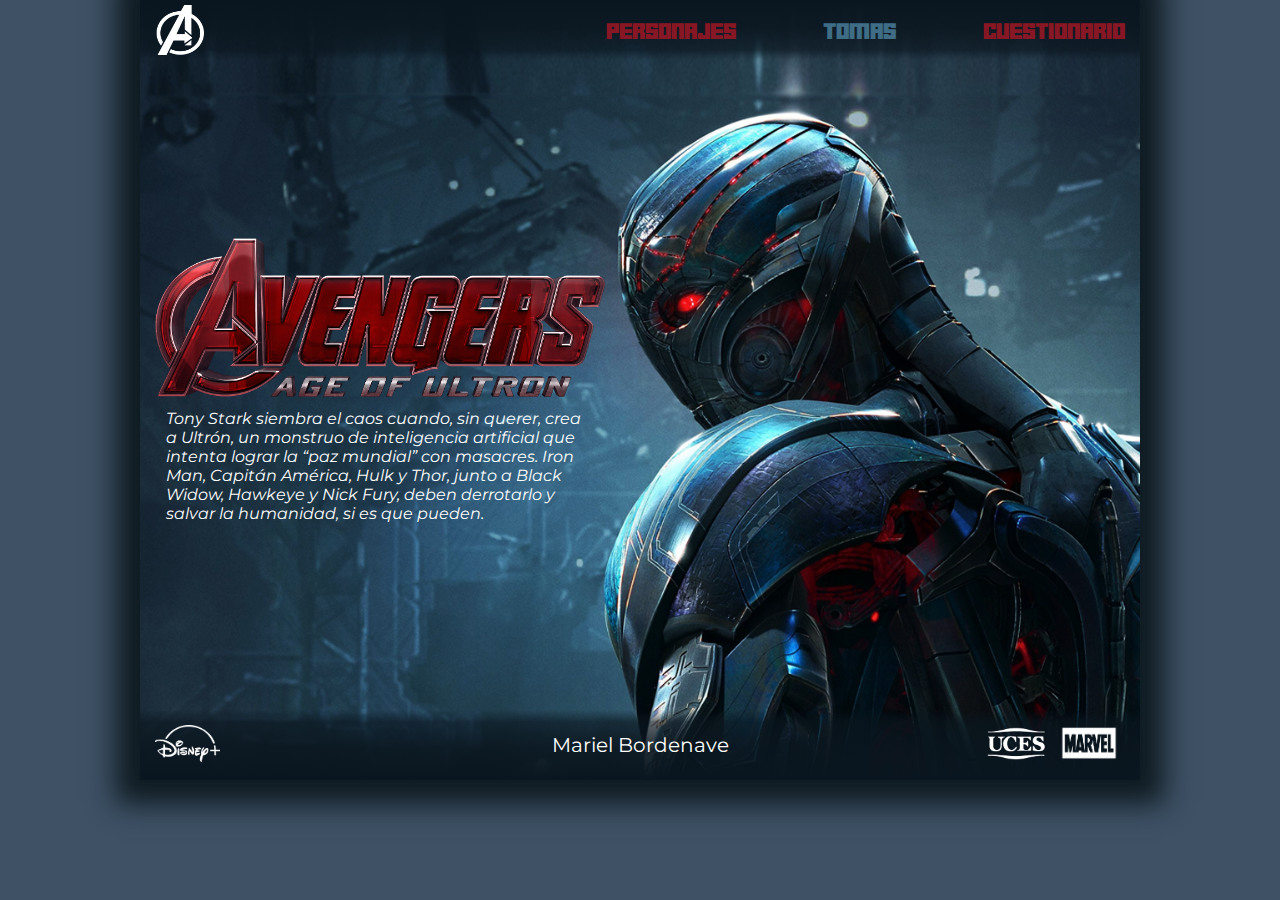
<file: index.html>
<!DOCTYPE html>
<html lang="en">

<head>
  <meta charset="UTF-8" />
  <meta http-equiv="X-UA-Compatible" content="IE=edge" />
  <meta name="viewport" content="width=device-width, initial-scale=1" />
  <link rel="stylesheet" href="./css/estilos.css" />
  <title>Era de Ultron</title>
</head>

<body>
  <main class="indexMain">
    <header class="indexHeader">
      <a href="index.html" class="logo">
        <img src="img/head.png" alt="head" class="imgLogo" />
      </a>
      <nav class="navbar">
        <input type="checkbox" id="menu" class="inputNavbar">
        <label class="labelHambur" for="menu"> ☰ </label>
        <ul class="menu menuPrueba">
            <li class="menuPruebaElemento"><a href="personajes.html" class="personajes">personajes</a></li>
            <li class="menuPruebaElemento"><a href="tomas.html" class="tomas">tomas</a></li>
            <li class="menuPruebaElemento"><a href="cuestionario.html" class="personajes">cuestionario</a></li>
        </ul>
      </nav>
    </header>
    <section class="indexSection">
      <div class="logoContainer">
        <img src="img/title.png" class="avengersImg" />
        <p class="sinopsis">
          Tony Stark siembra el caos cuando, sin querer, crea a Ultrón, un
          monstruo de inteligencia artificial que intenta lograr la “paz
          mundial” con masacres. Iron Man, Capitán América, Hulk y Thor, junto
          a Black Widow, Hawkeye y Nick Fury, deben derrotarlo y salvar la
          humanidad, si es que pueden.
        </p>
      </div>
    </section>
    <footer class="indexFooter">
      <div class="logoDisney">
        <a href="https://www.disneyplus.com/" target="_blank">
          <img src="img/disney.png" class="imagenDisney" />
        </a>
      </div>
      <a href="relevamiento.html" class="creadoraPagina">Mariel Bordenave</a>
      <div class="logoPeliculas">
        <div class="logoFacultad">
          <a href="https://uces.edu.ar/" target="_blank">
            <img src="img/uces.png" alt="logoUces" class="imagenUces" />
          </a>
        </div>
        <div class="logoMarvel">
          <a href="https://www.marvel.com/" target="_blank">
            <img src="img/marvel.png" alt="logoMarvel" class="imagenMarvel" />
          </a>
        </div>
      </div>
    </footer>
  </main>
</body>

</html>
</file>
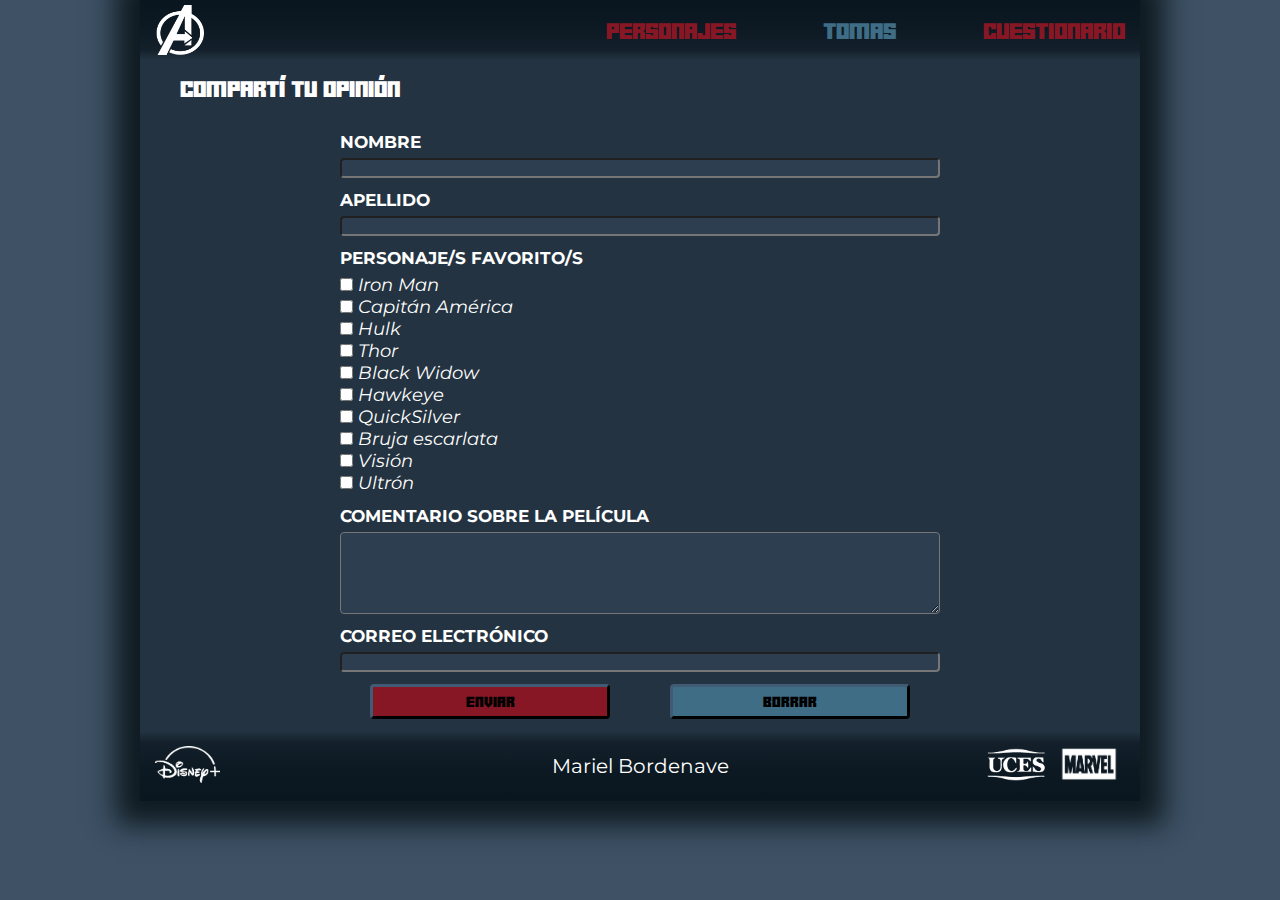
<file: cuestionario.html>
<!DOCTYPE html>
<html lang="en">
  <head>
    <meta charset="UTF-8" />
    <meta http-equiv="X-UA-Compatible" content="IE=edge" />
    <meta name="viewport" content="width=device-width, initial-scale=1.0" />
    <link rel="stylesheet" href="./css/estilos.css" />
    <title>Cuestionario</title>
  </head>
  <body>
    <main class="indexSecundarias">
      <header class="indexHeader">
        <a href="index.html" class="logo">
          <img src="img/head.png" alt="head" class="imgLogo" />
        </a>
        <nav class="navbar">
          <input type="checkbox" id="menu" class="inputNavbar">
          <label class="labelHambur" for="menu"> ☰ </label>
          <ul class="menu menuPrueba">
              <li class="menuPruebaElemento"><a href="personajes.html" class="personajes">personajes</a></li>
              <li class="menuPruebaElemento"><a href="tomas.html" class="tomas">tomas</a></li>
              <li class="menuPruebaElemento"><a href="cuestionario.html" class="personajes">cuestionario</a></li>
          </ul>
        </nav>
      </header>
      <section class="sectionPersonajes">
        <h2 class="tituloPersonajes">compartí tu opinión</h2>
        <form
          action="mailto:marielbordenave@gmail.com"
          method="post"
          class="form"
        >
          <label class="titulos">NOMBRE</label>
          <input type="text" name="nombre" required class="cajas" />
          <label class="titulos">APELLIDO </label>
          <input type="text" name="apellido" class="cajas" />
          <label class="titulos">PERSONAJE/S FAVORITO/S</label>
          <div class="personaje">
            <input type="checkbox" name="personajefav" value="ironman" /> Iron
            Man <br />
            <input type="checkbox" name="personajefav" value="capitanamerica" />
            Capitán América <br />
            <input type="checkbox" name="personajefav" value="hukl" /> Hulk
            <br />
            <input type="checkbox" name="personajefav" value="thor" /> Thor
            <br />
            <input type="checkbox" name="personajefav" value="black" /> Black
            Widow <br />
            <input type="checkbox" name="personajefav" value="hawkeye" />
            Hawkeye <br />
            <input type="checkbox" name="personajefav" value="quicksilver" />
            QuickSilver <br />
            <input type="checkbox" name="personajefav" value="brujaescarlata" />
            Bruja escarlata <br />
            <input type="checkbox" name="personajefav" value="vision" /> Visión
            <br />
            <input type="checkbox" name="personajefav" value="ultron" /> Ultrón
            <br />
          </div>
          <label class="titulos">COMENTARIO SOBRE LA PELÍCULA</label>
          <textarea
            rows="5"
            cols="10"
            name="comentario"
            class="cajas"
          ></textarea>
          <label class="titulos">CORREO ELECTRÓNICO</label>
          <input type="email" name="correo" class="cajas" />
          <div class="botones">
            <input type="submit" value="enviar" class="boton1" />
            <input type="reset" value="borrar" class="boton2" />
          </div>
        </form>
      </section>
      <footer class="indexFooter">
        <div class="logoDisney">
          <a href="https://www.disneyplus.com/" target="_blank">
            <img src="img/disney.png" class="imagenDisney" />
          </a>
        </div>
        <a href="relevamiento.html" class="creadoraPagina">Mariel Bordenave</a>
        <div class="logoPeliculas">
          <div class="logoFacultad">
            <a href="https://uces.edu.ar/" target="_blank">
              <img src="img/uces.png" alt="logoUces" class="imagenUces" />
            </a>
          </div>
          <div class="logoMarvel">
            <a href="https://www.marvel.com/" target="_blank">
              <img src="img/marvel.png" alt="logoMarvel" class="imagenMarvel" />
            </a>
          </div>
        </div>
      </footer>
    </main>
  </body>
</html>
</file>
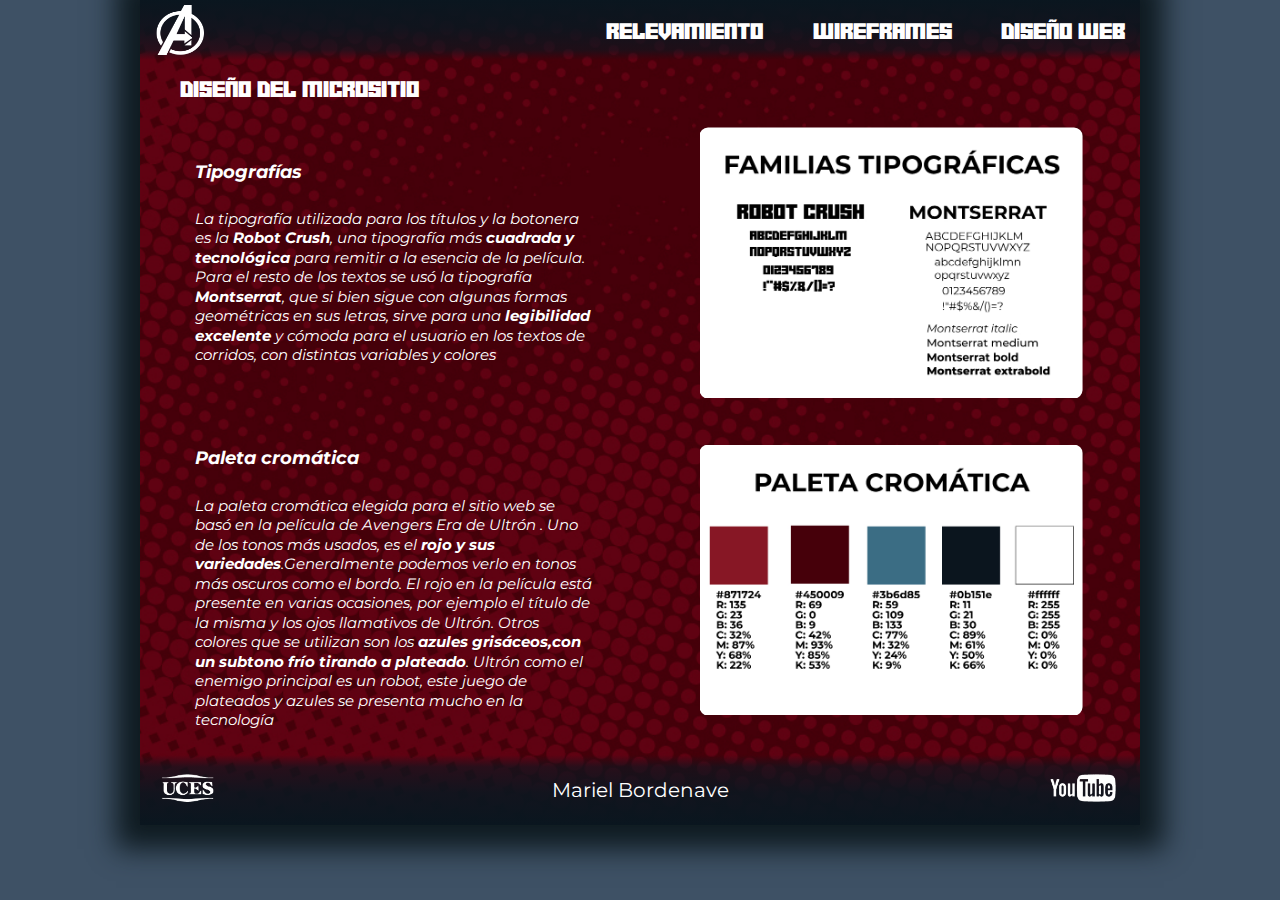
<file: diseño.html>
<!DOCTYPE html>
<html lang="en">

<head>
  <meta charset="UTF-8" />
  <meta http-equiv="X-UA-Compatible" content="IE=edge" />
  <meta name="viewport" content="width=device-width, initial-scale=1" />
  <link rel="stylesheet" href="./css/estilos.css" />
  <link rel="stylesheet" href="./css/lightbox.css" />
  <title>Era de Ultron</title>
</head>
<body>
    <main class="indexSecundariasMicrositio2">
      <header class="indexHeader">
        <a href="index.html" class="logo">
          <img src="img/head.png" alt="head" class="imgLogo" />
        </a>
        <nav class="navbar">
          <input type="checkbox" id="menu" class="inputNavbar">
          <label class="labelHambur" for="menu"> ☰ </label>
          <ul class="menu menuPrueba">
              <li class="menuPruebaElemento"><a href="relevamiento.html" class="botoneramicro">relevamiento</a></li>
              <li class="menuPruebaElemento"><a href="wireframe.html" class="botoneramicro">wireframes</a></li>
              <li class="menuPruebaElemento"><a href="diseño.html" class="botoneramicro">diseño web</a></li>
          </ul>
        </nav>
      </header>
      <section class="sectionPersonajes">
        <h2 class="tituloPersonajes">Diseño del micrositio</h2>
        <div class="contenedorColumnas">
          <div class="contenedorTexto">
            <p class="sinopsis2 tituloDiseño">Tipografías</p>
            <p class="sinopsis2 textoDiseñoWeb">
              La tipografía utilizada para los títulos y la botonera es la <strong>Robot Crush</strong>, una tipografía más <strong>cuadrada y tecnológica</strong> para remitir a la esencia de la película.
              Para el resto de los textos se usó la tipografía <strong>Montserrat</strong>, que si bien sigue con algunas formas geométricas en sus letras, sirve para una <strong>legibilidad excelente</strong> y cómoda para el usuario en los textos de corridos, con distintas variables y colores
            </p>
          </div>
          <div class="contenedorImagenesDiseño">
            <a
              href="img/tipografias.jpg"
              data-lightbox="diseño"
            >
              <img src="img/tipografias.jpg" class="imagenDiseño" />
            </a>
          </div>
        </div>
        <div class="contenedorColumnas">
          <div class="contenedorTexto">
            <br />
            <p class="sinopsis2 tituloDiseño paletaCromatica">Paleta cromática</p>
            <p class="sinopsis2 textoDiseñoWeb">
                La paleta cromática elegida para el sitio web se basó en la película de Avengers Era de Ultrón . 
                Uno de los tonos más usados, es el <strong>rojo y sus variedades</strong>.Generalmente podemos verlo en tonos más 
                oscuros como el bordo. El rojo en la película está presente en varias ocasiones, por ejemplo el 
                título de la misma y los ojos llamativos de Ultrón.
                Otros colores que se utilizan son los <strong>azules grisáceos,con un subtono 
                  frío tirando a plateado</strong>. Ultrón como el enemigo principal es un robot, 
                este juego de plateados y azules se presenta mucho en la tecnología
            </p>
          </div>
          <div class="contenedorImagenesDiseño">
            <a
              href="img/colores.jpg"
              data-lightbox="diseño"
            >
              <img src="img/colores.jpg" class="imagenDiseño" />
            </a>
          </div>
        </div>
      </section>
      <footer class="indexFooter">
        <div class="logoDisney">
          <a href="pdf/Guia_TPfinal.pdf" target="_blank">
            <img src="img/uces.png" class="imagenDisney" />
          </a>
        </div>
        <a href="relevamiento.html" class="creadoraPagina">Mariel Bordenave</a>
        <div class="logoPeliculas">
          <div class="logoFacultad"></div>
          <a href="https://youtu.be/ebcyyJ9XPlE" target="_blank" class="logoYoutube">
            <img src="img/youtube.png" alt="logoUces" class="imagenMarvel" />
          </a>
      </div>
      </footer>
      <script src="js/lightbox-plus-jquery.min.js"></script>
    </main>
  </body>
</html>
</file>
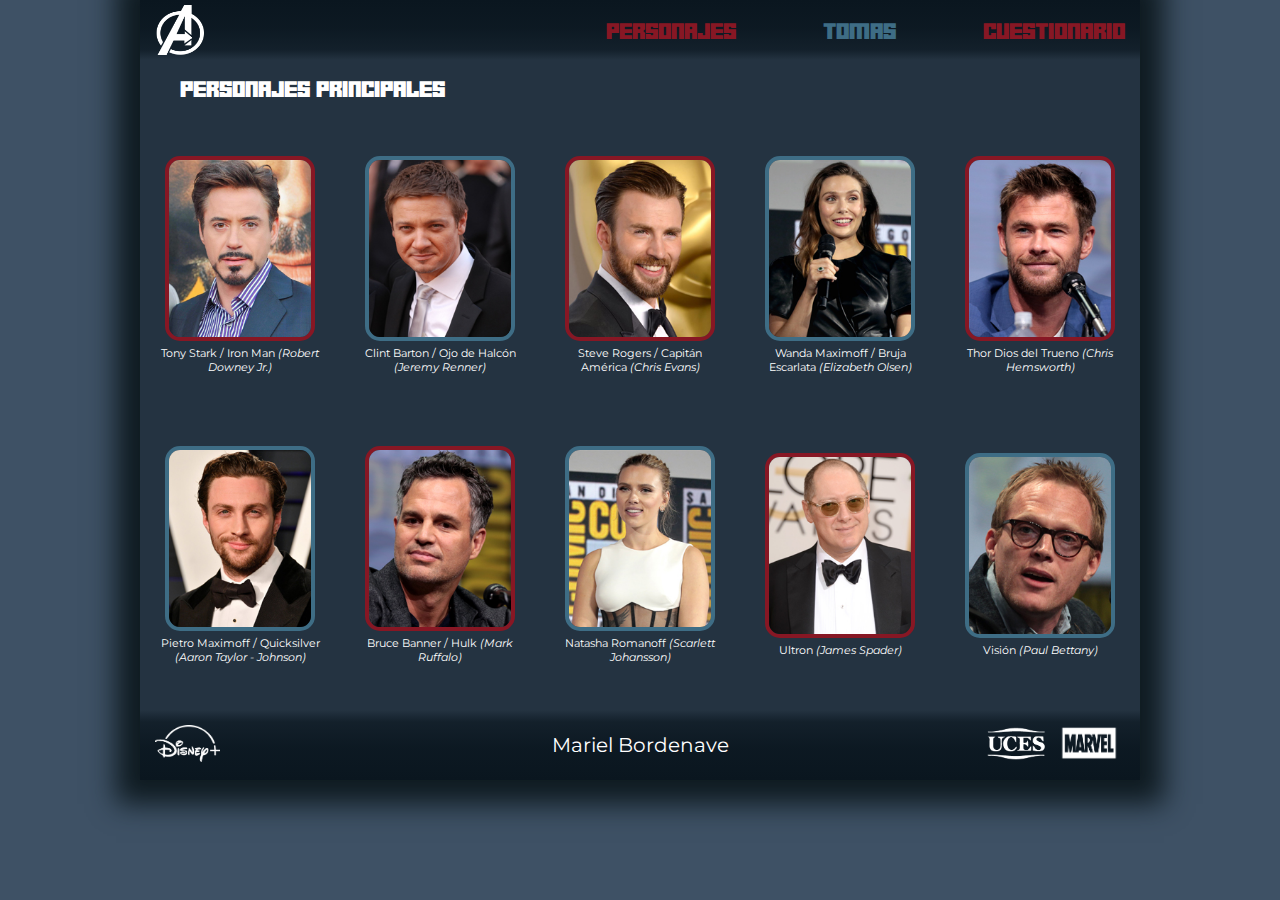
<file: personajes.html>
<!DOCTYPE html>
<html lang="en">

<head>
    <meta charset="UTF-8">
    <meta http-equiv="X-UA-Compatible" content="IE=edge">
    <meta name="viewport" content="width=device-width, initial-scale=1.0">
    <link rel="stylesheet" href="./css/estilos.css">
    <link rel="stylesheet" href="./css/lightbox.css" />
    <script src="js/lightbox-plus-jquery.min.js"></script>
    <title>Personajes</title>
</head>

<body>
    <main class="indexSecundarias">
        <header class="indexHeader">
            <a href="index.html" class="logo">
                <img src="img/head.png" alt="head" class="imgLogo">
            </a>
            <nav class="navbar">
                <input type="checkbox" id="menu" class="inputNavbar">
                <label class="labelHambur" for="menu"> ☰ </label>
                <ul class="menu menuPrueba">
                    <li class="menuPruebaElemento"><a href="personajes.html" class="personajes">personajes</a></li>
                    <li class="menuPruebaElemento"><a href="tomas.html" class="tomas">tomas</a></li>
                    <li class="menuPruebaElemento"><a href="cuestionario.html" class="personajes">cuestionario</a></li>
                </ul>
            </nav>
        </header>

        <section class="sectionPersonajes">
            <h2 class="tituloPersonajes">personajes principales</h2>
            <div class="containerPersonajes">
                <a
                    class="columnaPersonajes"
                    href="img/personajes/ironMan.jpg"
                    data-lightbox="personajes"
                    data-title="Iron Man (Robert Downey Jr.)" 
                >
                    <img src="img/ironman.jpg" / class="imagenPersonaje pares">
                    <p class="nombrePersonaje">Tony Stark / Iron Man <em class="nombrePersonaje">(Robert Downey Jr.)</em></p>
                </a>
                <a
                    class="columnaPersonajes"
                    href="img/personajes/ojoDeHalcon.jpg"
                    data-lightbox="personajes"
                    data-title="Ojo de Halcon (Jeremy Renner)" 
                >
                    <img src="img/hawkeye.jpg" / class="imagenPersonaje impares">
                    <p class="nombrePersonaje">Clint Barton / Ojo de Halcón <em class="nombrePersonaje">(Jeremy Renner)</em></p>
                </a>
                <a
                    class="columnaPersonajes"
                    href="img/personajes/capitanAmerica.jpg"
                    data-lightbox="personajes"
                    data-title="Capitán América (Chris Evans)" 
                >
                    <img src="img/capitan.jpg" class="imagenPersonaje pares" />
                    <p class="nombrePersonaje">Steve Rogers / Capitán América <em class="nombrePersonaje">(Chris Evans)</em></p>
                </a>
                <a
                    class="columnaPersonajes"
                    href="img/personajes/wandaEscarlata.jpg"
                    data-lightbox="personajes"
                    data-title="Wanda Maximoff (Elizabeth Olsen)" 
                >
                    <img src="img/wanda.jpg" / class="imagenPersonaje impares">
                    <p class="nombrePersonaje">Wanda Maximoff / Bruja Escarlata <em class="nombrePersonaje">(Elizabeth Olsen)</em></p>
                </a>
                <a 
                    class="columnaPersonajes"
                    href="img/personajes/thor.jpg"
                    data-lightbox="personajes"
                    data-title="Thor (Chris Hemsworth)" 
                >
                    <img src="img/thor.jpg" / class="imagenPersonaje pares">
                    <p class="nombrePersonaje">Thor Dios del Trueno <em class="nombrePersonaje">(Chris Hemsworth)</em></p>
                </a>
                <a 
                    class="columnaPersonajes"
                    href="img/personajes/quickSilver.jpg"
                    data-lightbox="personajes"
                    data-title="Quicksilver (Aaron Taylor - Johnson)" 
                >
                    <img src="img/quick.jpg" / class="imagenPersonaje impares">
                    <p class="nombrePersonaje">Pietro Maximoff / Quicksilver <em class="nombrePersonaje">(Aaron Taylor - Johnson)</em>
                    </p>
                </a>
                <a
                    class="columnaPersonajes"
                    href="img/personajes/hulk.jpg"
                    data-lightbox="personajes"
                    data-title="Hulk (Mark Ruffalo)" 
                >
                    <img src="img/hulk.jpg" / class="imagenPersonaje pares">
                    <p class="nombrePersonaje">Bruce Banner / Hulk <em class="nombrePersonaje">(Mark Ruffalo)</em></p>
                </a>
                <a 
                    class="columnaPersonajes"
                    href="img/personajes/natashaRomanoff.jpg"
                    data-lightbox="personajes"
                    data-title="Natasha Romanoff (Scarlett Johansson)"
                >
                    <img src="img/black.jpg" / class="imagenPersonaje impares">
                    <p class="nombrePersonaje">Natasha Romanoff <em class="nombrePersonaje">(Scarlett Johansson)</em></p>
                </a>
                <a
                    class="columnaPersonajes"
                    href="img/personajes/ultron.jpg"
                    data-lightbox="personajes"
                    data-title="Ultrón (James Spader)"
                >
                    <img src="img/ultron.jpg" / class="imagenPersonaje pares">
                    <p class="nombrePersonaje">Ultron <em class="nombrePersonaje">(James Spader)</em></p>
                </a>
                <a
                    class="columnaPersonajes"
                    href="img/personajes/vision.jpg"
                    data-lightbox="personajes"
                    data-title="Vision (Paul Bettany)"
                >
                    <img src="img/vision.jpg" / class="imagenPersonaje impares">
                    <p class="nombrePersonaje">Visión <em class="nombrePersonaje">(Paul Bettany)</em></p>
                </a>
            </div>
        </section>
        <footer class="indexFooter">
            <div class="logoDisney">
                <a href="https://www.disneyplus.com/" target="_blank">
                    <img src="img/disney.png" class="imagenDisney">
                </a>
            </div>
            <a href="relevamiento.html" class="creadoraPagina">Mariel Bordenave</a>
            </div>
            <div class="logoPeliculas">
                <div class="logoFacultad">
                    <a href="https://uces.edu.ar/" target="_blank">
                        <img src="img/uces.png" alt="logoUces" class="imagenUces">
                    </a>
                </div>
                <div class="logoMarvel">
                    <a href="https://www.marvel.com/" target="_blank">
                        <img src="img/marvel.png" alt="logoMarvel" class="imagenMarvel">
                    </a>
                </div>
            </div>
        </footer>
    </main>
</body>

</html>
</file>
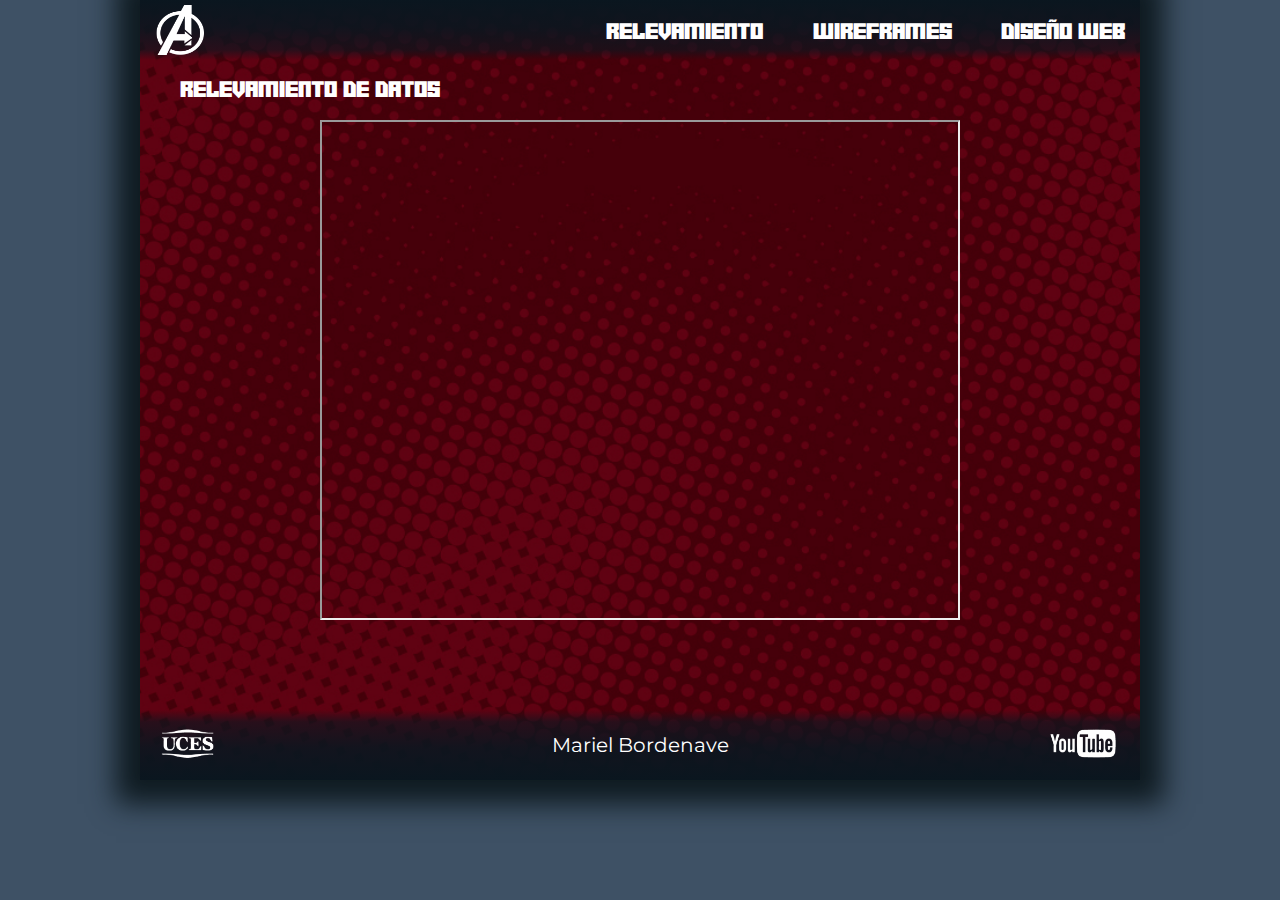
<file: relevamiento.html>
<!DOCTYPE html>
<html lang="en">

<head>
  <meta charset="UTF-8" />
  <meta http-equiv="X-UA-Compatible" content="IE=edge" />
  <meta name="viewport" content="width=device-width, initial-scale=1" />
  <link rel="stylesheet" href="./css/estilos.css" />
  <title>Era de Ultron</title>
</head>
<body>
    <main class="indexSecundariasMicrositio2">
      <header class="indexHeader">
        <a href="index.html" class="logo">
          <img src="img/head.png" alt="head" class="imgLogo" />
        </a>
        <nav class="navbar">
          <input type="checkbox" id="menu" class="inputNavbar">
          <label class="labelHambur" for="menu"> ☰ </label>
          <ul class="menu menuPrueba">
              <li class="menuPruebaElemento"><a href="relevamiento.html" class="botoneramicro">relevamiento</a></li>
              <li class="menuPruebaElemento"><a href="wireframe.html" class="botoneramicro">wireframes</a></li>
              <li class="menuPruebaElemento"><a href="diseño.html" class="botoneramicro">diseño web</a></li>
          </ul>
        </nav>
      </header>
      <section class="sectionPersonajes">
        <h2 class="tituloPersonajes">relevamiento de datos</h2>
        <div class="diseñoMicrositio">
          <!--Para comentar-->
          <iframe src="pdf/Relevamiento_Bordenave Mariel.pdf" height="100%" width="100%"></iframe>
        </div>
      </section>
      <footer class="indexFooter">
        <div class="logoDisney">
          <a href="pdf/Guia_TPfinal.pdf" target="_blank">
            <img src="img/uces.png" class="imagenDisney" />
          </a>
        </div>
        <a href="relevamiento.html" class="creadoraPagina">Mariel Bordenave</a>
        <div class="logoPeliculas">
          <div class="logoFacultad"></div>
          <a href="https://youtu.be/ebcyyJ9XPlE" target="_blank" class="logoYoutube">
            <img src="img/youtube.png" alt="logoUces" class="imagenMarvel" />
          </a>
      </div>
      </footer>
    </main>
  </body>
</html>
</file>
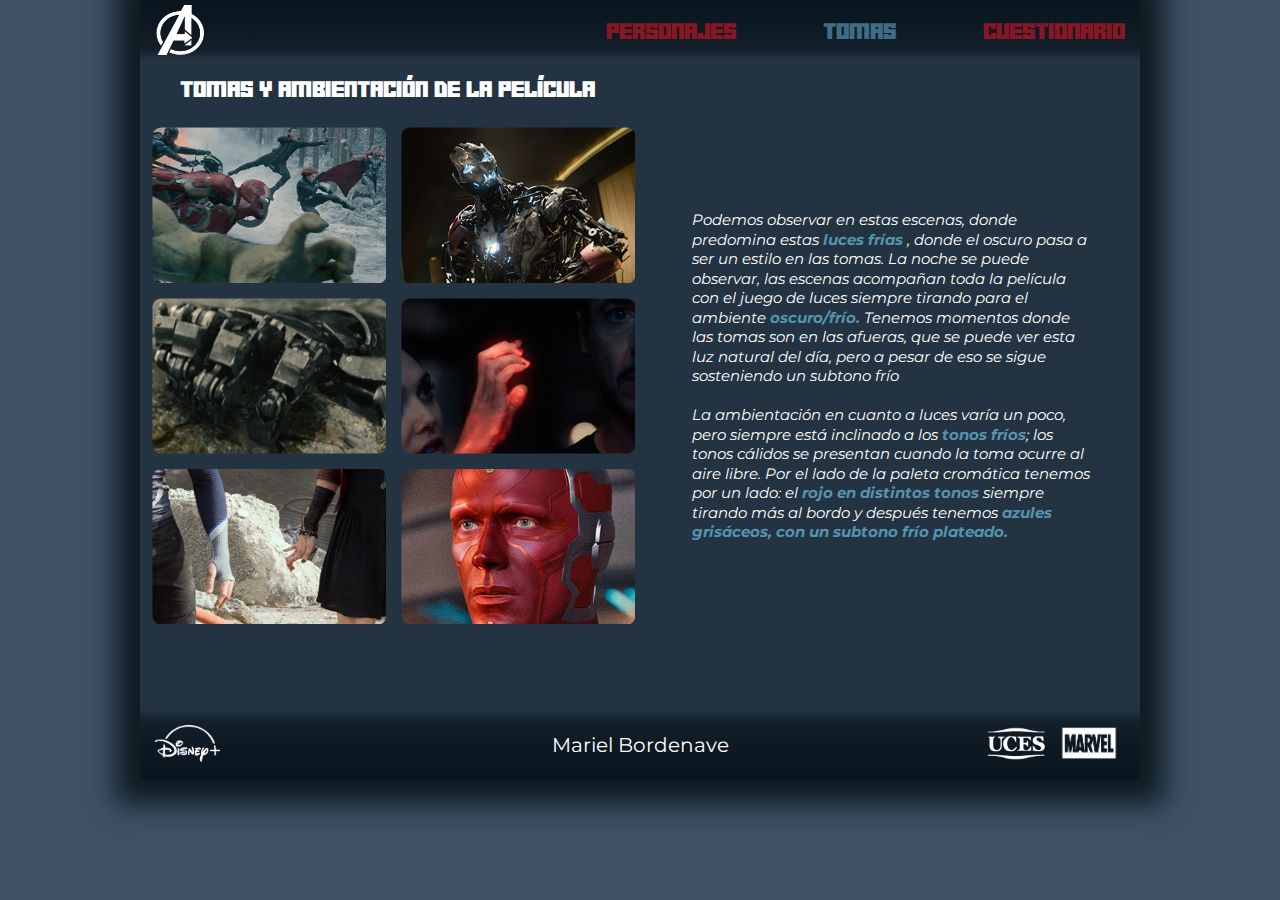
<file: tomas.html>
<!DOCTYPE html>
<html lang="en">
  <head>
    <meta charset="UTF-8" />
    <meta http-equiv="X-UA-Compatible" content="IE=edge" />
    <meta name="viewport" content="width=device-width, initial-scale=1.0" />
    <link rel="stylesheet" href="./css/estilos.css" />
    <link rel="stylesheet" href="./css/lightbox.css" />
    <title>Tomas</title>
  </head>
  <body>
    <main class="indexSecundarias">
      <header class="indexHeader">
        <a href="index.html" class="logo">
          <img src="img/head.png" alt="head" class="imgLogo" />
        </a>
        <nav class="navbar">
          <input type="checkbox" id="menu" class="inputNavbar">
          <label class="labelHambur" for="menu"> ☰ </label>
          <ul class="menu menuPrueba">
              <li class="menuPruebaElemento"><a href="personajes.html" class="personajes">personajes</a></li>
              <li class="menuPruebaElemento"><a href="tomas.html" class="tomas">tomas</a></li>
              <li class="menuPruebaElemento"><a href="cuestionario.html" class="personajes">cuestionario</a></li>
          </ul>
        </nav>
      </header>
      <section class="sectionPersonajes">
        <h2 class="tituloPersonajes">tomas y ambientación de la película</h2>
        <div class="contenedorColumnas">
          <div class="contenedorImagenes">
            <a
              href="img/img1.jpg"
              data-lightbox="tomas"
              data-title="Primera aparición de los Vengadores luego de la pelea en Nueva York"
            >
              <img src="img/img1small.jpg" class="imagen1" />
            </a>

            <a
              href="img/img2.jpg"
              data-lightbox="tomas"
              data-title="Primera aparición de Ultrón"
            >
              <img src="img/img2small.jpg" class="imagen2" />
            </a>

            <a
              href="img/img3.jpg"
              data-lightbox="tomas"
              data-title="Centinela bajo el mando de Ultrón"
            >
              <img src="img/img3small.jpg" class="imagen1" />
            </a>

            <a
              href="img/img4.jpg"
              data-lightbox="tomas"
              data-title="Wanda manipula con sus poderes a Tony y le hace ver una tragedia"
            >
              <img src="img/img4small.jpg" class="imagen2" />
            </a>

            <a
              href="img/img5.jpg"
              data-lightbox="tomas"
              data-title="Pietro y Wanda peleando en Sokovia, siendo parte de los Avengers"
            >
              <img src="img/img5small.jpg" class="imagen1" />
            </a>

            <a
              href="img/img6.jpg"
              data-lightbox="tomas"
              data-title="Primera vez de Visión observando la tierra"
            >
              <img src="img/img6small.jpg" class="imagen2" />
            </a>
            <script src="js/lightbox-plus-jquery.min.js"></script>
          </div>
          <div class="contenedorTexto">
            <p class="sinopsis2">
              Podemos observar en estas escenas, donde predomina estas <b>luces frías</b>
              , donde el oscuro pasa a ser un estilo en las tomas. La noche
              se puede observar, las escenas acompañan toda la película con el
              juego de luces siempre tirando para el ambiente <b>oscuro/frío.</b>
              Tenemos momentos donde las tomas son en las afueras, que se puede
              ver esta luz natural del día, pero a pesar de eso se sigue
              sosteniendo un subtono frío <br />

              <br />
              La ambientación en cuanto a luces varía un poco, pero siempre está
              inclinado a los <b>tonos fríos</b>; los tonos cálidos se presentan cuando
              la toma ocurre al aire libre. Por el lado de la paleta cromática
              tenemos por un lado: el <b>rojo en distintos tonos</b> siempre tirando
              más al bordo y después tenemos <b>azules grisáceos, con un subtono
              frío plateado.</b>
            </p>
          </div>
        </div>
      </section>
      <footer class="indexFooter">
        <div class="logoDisney">
          <a href="https://www.disneyplus.com/" target="_blank">
            <img src="img/disney.png" class="imagenDisney" />
          </a>
        </div>
        <a href="relevamiento.html" class="creadoraPagina">Mariel Bordenave</a>
        <div class="logoPeliculas">
          <div class="logoFacultad">
            <a href="https://uces.edu.ar/" target="_blank">
              <img src="img/uces.png" alt="logoUces" class="imagenUces" />
            </a>
          </div>
          <div class="logoMarvel">
            <a href="https://www.marvel.com/" target="_blank">
              <img src="img/marvel.png" alt="logoMarvel" class="imagenMarvel" />
            </a>
          </div>
        </div>
      </footer>
    </main>
  </body>
</html>
</file>
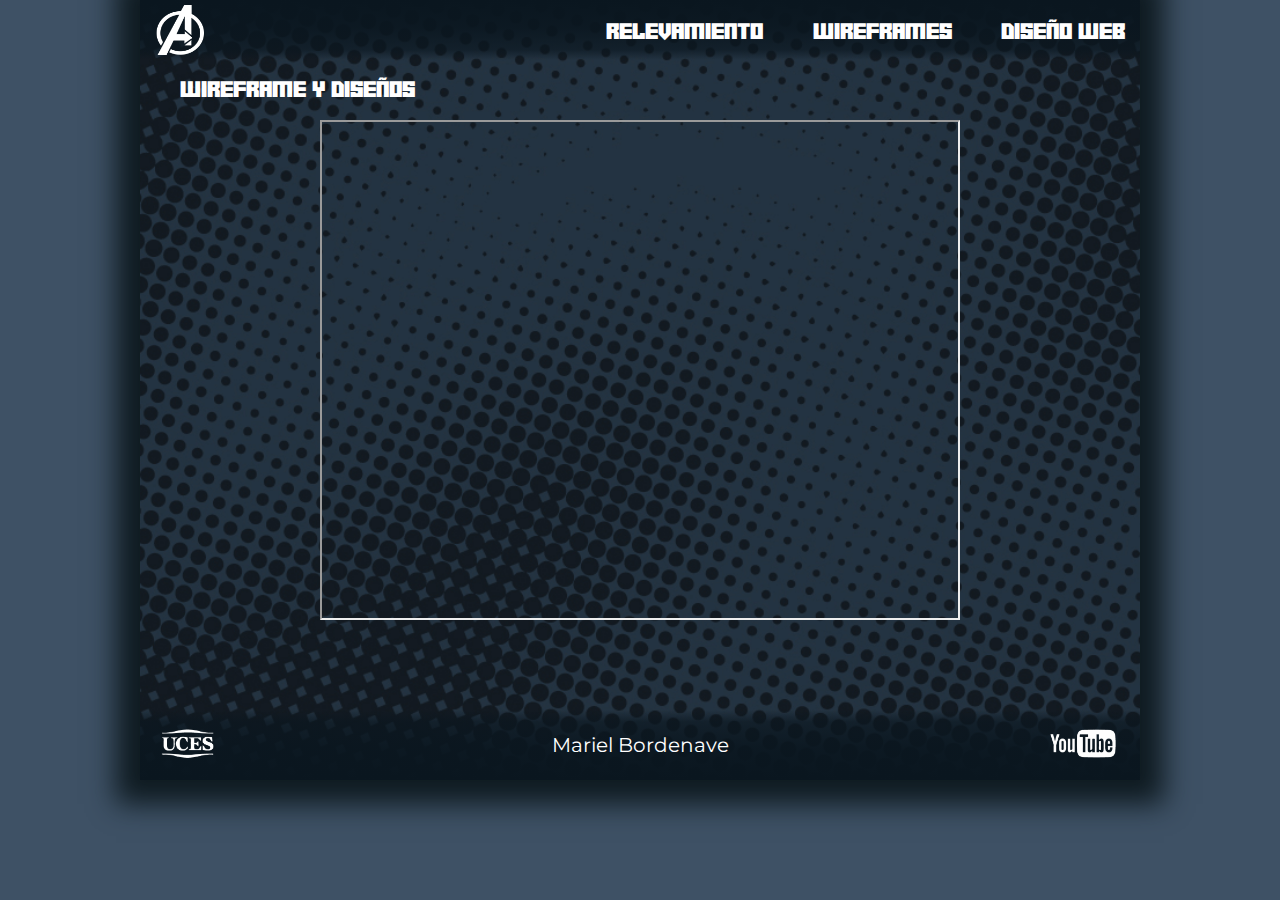
<file: wireframe.html>
<!DOCTYPE html>
<html lang="en">

<head>
  <meta charset="UTF-8" />
  <meta http-equiv="X-UA-Compatible" content="IE=edge" />
  <meta name="viewport" content="width=device-width, initial-scale=1" />
  <link rel="stylesheet" href="./css/estilos.css" />
  <title>Era de Ultron</title>
</head>
<body>
    <main class="indexSecundariasMicrositio">
      <header class="indexHeader">
        <a href="index.html" class="logo">
          <img src="img/head.png" alt="head" class="imgLogo" />
        </a>
        <nav class="navbar">
          <input type="checkbox" id="menu" class="inputNavbar">
          <label class="labelHambur" for="menu"> ☰ </label>
          <ul class="menu menuPrueba">
              <li class="menuPruebaElemento"><a href="relevamiento.html" class="botoneramicro">relevamiento</a></li>
              <li class="menuPruebaElemento"><a href="wireframe.html" class="botoneramicro">wireframes</a></li>
              <li class="menuPruebaElemento"><a href="diseño.html" class="botoneramicro">diseño web</a></li>
          </ul>
        </nav>
      </header>
      <section class="sectionPersonajes">
        <h2 class="tituloPersonajes">wireframe y diseños</h2>
        <div class="diseñoMicrositio">
          <iframe src="pdf/Wireframe.pdf" height="100%" width="100%"> </iframe>
        </div>
      </section>
      <footer class="indexFooter">
        <div class="logoDisney">
          <a href="pdf/Guia_TPfinal.pdf" target="_blank">
            <img src="img/uces.png" class="imagenDisney" />
          </a>
        </div>
        <a href="relevamiento.html" class="creadoraPagina">Mariel Bordenave</a>
        <div class="logoPeliculas">
          <div class="logoFacultad"></div>
          <a href="https://youtu.be/ebcyyJ9XPlE" target="_blank" class="logoYoutube">
            <img src="img/youtube.png" alt="logoUces" class="imagenMarvel" />
          </a>
      </div>
      </footer>
    </main>
  </body>
</html>
</file>
<file: css/estilos.css>
@import url("https://fonts.googleapis.com/css2?family=Montserrat:ital,wght@0,500;1,400&display=swap");
@font-face {
  font-family: RobotCrush;
  src: url(../fuente/RobotCrush.ttf);
  src: url(../fuente/Robot\ Crush.otf);
}

* {
  margin: 0;
  padding: 0;
  box-sizing: border-box;
  font-family: "RobotCrush";
}

body {
  margin: 0;
  background-color: #3e5165;
}

/*---------------------PROBANDO MENU-----------------------------*/

.inputNavbar {
  display: none;
}

.labelHambur {
  box-sizing: border-box;
  display: inline-block;
  border-radius: 5px;
  height: 30px;
  line-height:20px;
  font-weight: bold;
  text-align: center;
  user-select: none;
}

.labelHambur {
  display: none;
}

input:checked  ~ .labelHambur{
  margin-top: 15px;
}

.menuPruebaElemento {
  display: block;
  margin: 0;
  list-style: under;
}

.menuPrueba{
  display: none;
}

input:checked  ~ .menuPrueba{
  display:block;
}

/*---------------------------------------------------------------*/


/*---------------------INDEX PAGE-----------------------------*/
.indexMain, .indexSecundarias, .indexSecundariasMicrositio, .indexSecundariasMicrositio2 {
  width: 1000px;
  margin: auto;
  background-size: cover;
  -webkit-box-shadow: 0px 0px 26px 24px rgba(15, 27, 33, 1);
  -moz-box-shadow: 0px 0px 26px 24px rgba(15, 27, 33, 1);
  box-shadow: 0px 0px 26px 24px rgba(15, 27, 33, 1);
}

.indexMain {
  background-image: url(../img/fondo.png);
}

.indexSecundarias {
  background-color: #243341;
}


.indexSecundariasMicrositio {
  background-image: url(../img/micrositio_fondo2.jpg);
}

.indexSecundariasMicrositio2 {
  background-image: url(../img/micrositio_fondo.jpg);
}


.indexHeader {
  width: 100%;
  height: 70px;
  display: flex;
  justify-content: space-between;
  align-items: center;
  padding-left: 1.5%;
  padding-right: 1.5%;
  background: rgba(10, 22, 31, 1);
  background: -moz-linear-gradient(
    top,
    rgba(10, 22, 31, 1) 0%,
    rgba(10, 22, 31, 0.9) 46%,
    rgba(10, 22, 31, 0.65) 83%,
    rgba(10, 22, 31, 0) 100%
  );
  background: -webkit-gradient(
    left top,
    left bottom,
    color-stop(0%, rgba(10, 22, 31, 1)),
    color-stop(46%, rgba(10, 22, 31, 0.9)),
    color-stop(83%, rgba(10, 22, 31, 0.65)),
    color-stop(100%, rgba(10, 22, 31, 0))
  );
  background: -webkit-linear-gradient(
    top,
    rgba(10, 22, 31, 1) 0%,
    rgba(10, 22, 31, 0.9) 46%,
    rgba(10, 22, 31, 0.65) 83%,
    rgba(10, 22, 31, 0) 100%
  );
  background: -o-linear-gradient(
    top,
    rgba(10, 22, 31, 1) 0%,
    rgba(10, 22, 31, 0.9) 46%,
    rgba(10, 22, 31, 0.65) 83%,
    rgba(10, 22, 31, 0) 100%
  );
  background: -ms-linear-gradient(
    top,
    rgba(10, 22, 31, 1) 0%,
    rgba(10, 22, 31, 0.9) 46%,
    rgba(10, 22, 31, 0.65) 83%,
    rgba(10, 22, 31, 0) 100%
  );
  background: linear-gradient(
    to bottom,
    rgba(10, 22, 31, 1) 0%,
    rgba(10, 22, 31, 0.9) 46%,
    rgba(10, 22, 31, 0.65) 83%,
    rgba(10, 22, 31, 0) 100%
  );
  filter: progid:DXImageTransform.Microsoft.gradient( startColorstr='#0a161f', endColorstr='#0a161f', GradientType=0 );
}

.logo {
  width: 7%;
  height: 70%;
}

.imgLogo {
  width: 100%;
  height: 100%;
}

.navbar {
  width: 53.5%;
  height: 50%;
}

.personajes {
  color: #871724;
}

.tomas {
  color: #3e6d85;
}

.botoneramicro{
  color: white;
}


.menu {
  display: flex;
  justify-content: space-between;
  align-items: center;
  height: 100%;
  padding: 0;
}


ul {
  font-size: 20px;
}

li {
  list-style-type: none;
}

a,
a:link,
a:visited,
a:hover,
a:active {
  text-decoration: none;
}

/*---------------------SECTION-----------------------------*/

.indexSection, .sectionPersonajes, .sectionFormulario, .sectionTomas {
  min-height: 650px;
}

iframe {
  width: 100%;
  height:100%;
}

.indexSection {
  width: 100%;
  display: flex;
  align-items: center;
}

.logoContainer {
  width: 45%;
  margin-left: 1.5%;
}

.avengersImg {
  height: 25%;
  width: 100%;
}

.sinopsis {
  width: 95%;
  margin: 2% auto;
  font-family: "Montserrat", sans-serif;
  font-style: italic;
  color: white;
  text-align: left;
}

/*---------------------FOOTER-----------------------------*/

.indexFooter {
  width: 100%;
  height: 70px;
  padding-left: 1.5%;
  padding-right: 1.5%;
  display: flex;
  justify-content: space-between;
  align-items: center;
  background: rgba(10, 22, 31, 0);
  background: -moz-linear-gradient(
    top,
    rgba(10, 22, 31, 0) 0%,
    rgba(10, 22, 31, 0.65) 17%,
    rgba(10, 22, 31, 0.9) 54%,
    rgba(10, 22, 31, 1) 100%
  );
  background: -webkit-gradient(
    left top,
    left bottom,
    color-stop(0%, rgba(10, 22, 31, 0)),
    color-stop(17%, rgba(10, 22, 31, 0.65)),
    color-stop(54%, rgba(10, 22, 31, 0.9)),
    color-stop(100%, rgba(10, 22, 31, 1))
  );
  background: -webkit-linear-gradient(
    top,
    rgba(10, 22, 31, 0) 0%,
    rgba(10, 22, 31, 0.65) 17%,
    rgba(10, 22, 31, 0.9) 54%,
    rgba(10, 22, 31, 1) 100%
  );
  background: -o-linear-gradient(
    top,
    rgba(10, 22, 31, 0) 0%,
    rgba(10, 22, 31, 0.65) 17%,
    rgba(10, 22, 31, 0.9) 54%,
    rgba(10, 22, 31, 1) 100%
  );
  background: -ms-linear-gradient(
    top,
    rgba(10, 22, 31, 0) 0%,
    rgba(10, 22, 31, 0.65) 17%,
    rgba(10, 22, 31, 0.9) 54%,
    rgba(10, 22, 31, 1) 100%
  );
  background: linear-gradient(
    to bottom,
    rgba(10, 22, 31, 0) 0%,
    rgba(10, 22, 31, 0.65) 17%,
    rgba(10, 22, 31, 0.9) 54%,
    rgba(10, 22, 31, 1) 100%
  );
  filter: progid:DXImageTransform.Microsoft.gradient( startColorstr='#0a161f', endColorstr='#0a161f', GradientType=0 );
}

.logoDisney {
  width: 14%;
  display: flex;
  align-items: center;
}

.imagenDisney {
  width: 45%;
}

.creadoraPagina {
  width: 20%;
  display: flex;
  justify-content: center;
  align-items: center;
  font-family: "Montserrat", sans-serif;
  color: white;
  font-size: 14px;
}

.logoPeliculas {
  width: 14%;
  display: flex;
  align-items: center;
}

.logoFacultad {
  width: 50%;
}

.imagenUces {
  width: 100%;
}

.imagenYoutube {
  width: 50%;
  margin-left: auto;
}

.logoMarvel {
  width: 50%;
}

.logoYoutube {
  width: 70%;
}

.imagenMarvel {
  width: 100%;
  padding: 10%;
}

/*---------------------INDEXPERSONAJES-----------------------------*/

.sectionPersonajes {
  width: 100%;
}

/* cuando hagamos el mobile, el height de sectionPersonajes va en "Auto" y el containerPersonajes tiene flex-direction: column y tambien bajarle el width*/

.tituloPersonajes {
  height: 60px;
  color: white;
  font-size: 25px;
  font-weight: lighter;
  margin-left: 1.5%;
  padding-top: 1.5%;
}


.containerPersonajes {
  width: 100%;
  height: 580px;
  display: flex;
  flex-wrap: wrap;
  justify-content: space-between;
}

.columnaPersonajes {
  display: flex;
  flex-direction: column;
  padding: 1%;
  justify-content: center;
}

.imagenPersonaje {
  border-radius: 15px 15px 15px 15px;
  -webkit-border-radius: 15px 15px 15px 15px;
  -moz-border-radius: 15px 15px 15px 15px;
  width: 150px;
  margin: 0 auto 5px;
}

.pares {
  border: 4px solid #871724;
}

.impares {
  border: 4px solid #3e6d85;
}

.nombrePersonaje {
  font-family: "Montserrat", sans-serif;
  font-size: 11px;
  color: white;
  text-align: center;
}

/*---------------------GALERIA DE IMAGENES-----------------------------*/

.sectionTomas {
  width: 97%;
  height: 78%;
  align-items: center;
  margin-left: 1.5%;
  margin-right: 1.5%;
  justify-content: center;
}

.contenedorColumnas {
  width: 100%;
  padding-left: 0.5%;
  display: flex;
  align-items: center;
}

.contenedorImagenes {
  width: 50%;
  float: left;
  height: 80%;
}

.contenedorImagenesDiseño {
  width: 50%;
  height: 80%;
}

.contenedorTexto {
  width: 50%;
  float: right;
  height: 80%;
}

.imagen1 {
  padding: 1.5%;
  width: 50%;
  float: left;
  border-radius: 1rem;
}

.imagenDiseño{
  padding: 1.5%;
  width: 80%;
  border-radius: 1rem;
  margin:auto;
	display:block;
}

.imagen2 {
  padding: 1.5%;
  width: 50%;
  float: right;
  border-radius: 1rem;
}

.tituloTomas {
  padding-left: 0.5%;
  color: white;
  font-size: 30px;
  font-weight: lighter;
  height: 5%;
}

.sinopsis2 {
  width: 100%;
  padding: 5%;
  font-family: "Montserrat", sans-serif;
  font-style: italic;
  color: white;
  text-align: left;
  height: 100%;
  align-items: center;
  justify-content: center;
  text-align: left;
  line-height: 130%;
}

.tituloDiseño {
  padding-bottom: 0%;
  font-size: 18px !important;
  font-weight: bold;
}  

b{
  font-family:"Montserrat", sans-serif;
  color:#5693b1;
}

strong{
  font-family:"Montserrat", sans-serif;
}
/*---------------------FORMULARIO-----------------------------*/

.sectionFormulario {
  width: 97%;
  height: 78%;
  align-items: center;
  margin-left: 1.5%;
  margin-right: 1.5%;
  justify-content: center;
  display: flex;
  flex-direction: column;
}

.form {
  width: 60%;
  height: 70%;
  display: flex;
  flex-direction: column;
  justify-content: center;
  margin: 0 auto;
}

.form > label {
  font-size: 17px;
  margin-bottom: 2% auto 2%;
}

.titulos {
  color: white;
  font-size: 20px;
  font-family: "Montserrat", sans-serif;
  font-weight: bold;
  margin-top: 2%;
  margin-bottom: 1%;
}

.cajas {
  width: 100%;
  background-color: #2c3e50;
  border-radius: 4px;
  font-family: "Montserrat", sans-serif;
  font-size: 13px;
  font-weight: bold;
  color: white;
}

.personaje {
  color: white;
  font-size: 18px;
  font-family: "Montserrat", sans-serif;
  font-style: italic;
}

.botones{
  display: flex;
  justify-content: space-around;
}

.boton1,
.boton2 {
  display: inline-block;
  font-size: 100%;
  width: 40%;
  margin: 2% auto 2%;
  padding: 1%;
  border-width: 3px;
  border-color: #121920;
  border-radius: 4px;
  color: black;
}

.boton1 {
  background-color: #871724;
}

.boton2 {
  background-color: #3e6d85;
}



/*---------------------RELEVAMIENTO-----------------------------*/
h1 {
  height: 60px;
  color: white;
  font-size: 25px;
  font-weight: lighter;
  margin-left: 1.5%;
  padding-top: 1.5%;
}


.diseñoMicrositio {
  width: 80%;
  height: 100%;
  margin-right: auto;
  margin-left: auto;
  text-align: center;
}

iframe {
  width: 80%;
  height: 500px;
  align-items: center;
  text-align: center;
}

.youtube{
  margin-left: 10%;
}
/*---------------------MEDIA-----------------------------*/

@media (min-width: 0px) and (max-width: 767px) {

  .indexHeader{
    height: auto;
    min-height: 80px;
    padding-right: 0%;
  }

  .indexMain, .indexSecundarias, .indexSecundariasMicrositio, .indexSecundariasMicrositio2 {
    width: 100%;
  }

  .imgLogo {
    margin-left: 10%;
    height: auto;
  }

  .labelHambur{
    display: block;
    color: white;
    text-align: end;
    font-size: 18px;
  }

  .menuPrueba {
    display: none;
    text-align: end;
  }

  .menuPruebaElemento {
    margin: 2%;
    margin-right: 0%;
    padding-bottom: 10px;
  }

  .sectionPersonajes {
    height: auto;
  }

  .logo {
    height: 43px;
    width: 43px;
  }

  .navbar {
    width: 70%;
    margin-right: 3%;
  }

  ul > li > a {
    font-size: 22px;
  }
  

  .logoContainer {
    width: 100%;
    display: flex;
    flex-direction: column;
    align-items: center;
  }

  .avengersImg {
    width: 60%;
    margin-top: 10px;
  }

  .sinopsis {
    width: 60%;
    padding: 1.5%;
    font-family: "Montserrat", sans-serif;
    font-style: italic;
    text-align: left;
    height: 100%;
    display: flex;
    align-items: center;
    justify-content: center;
    text-align: left;
    line-height: 140%;
  }

  .tituloDiseño {
    padding-top: 0%;
  }

  .paletaCromatica {
    padding-top: 2%;
  }

  .textoDiseñoWeb {
    padding-top: 2%;
    padding-bottom: 2%;
  }

  /*----------------TOMAS.HTML-----------------------*/

  .tituloTomas {
    font-size: 20px;
    text-align: center;
    margin: 10px 0px;
  }

  .contenedorColumnas {
    flex-direction: column;
  }

  .contenedorImagenes {
    width: 100%;
  }

  .contenedorImagenesDiseño {
    width: 100%;
  }

  .contenedorTexto {
    width: 100%;
  }

  .sinopsis2 {
    font-size: 16px;
  }
  .sinopsis3 {
    font-size: 16px;
  }
  /*----------------PERSONAJES.HTML-----------------------*/


  .containerPersonajes {
    height: auto;
  }

  .columnaPersonajes {
    flex: 0 1 50%;
  }

  .tituloPersonajes {
    font-size: 25px;
    text-align: center;
    margin: auto;
    width: 80%;
  }

  .imagenPersonaje,
  .nombrePersonaje {
    width: 70%;
    margin: auto;
    font-size: 12px;
    padding: 0%;
  }

  .nombrePersonaje {
    padding: 5px;
  }

  /*----------------CUESTIONARIO.HTML-----------------------*/

  .form{
    padding: 3%;
  }

  .sectionFormulario > .tituloPersonajes {
    font-size: 25px;
  }

  .titulos {
    font-size: 15px;
  }

  .personaje{
    font-size: 15px;

  }
  .form{
    width: 97%;
    margin-right: 1.5%;
    margin-left: 1.5%;
  }

  .botones {
    display: block;
  }

  .boton1,
  .boton2 {
    width: 100%;  
    height: 40px;
  }

  .cajas{
    height: 50px;
    width: 100%;
  }
  /*----------------RELEVAMIENTO-----------------------*/

  .diseñoMicrositio{
    width: 90%;
  }
  
  /*----------------FOOTER-----------------------*/


  .creadoraPagina {
    width: 50%;
    font-size: 18px;
    color: white;
  }

  .logoDisney {
    width: 25%;
  }
  
  .logoPeliculas {
    width: 25%;
    display: flex;
    align-items: center;
  }
  
}

@media (min-width: 768px) and (max-width: 991px) {

  .indexMain, .indexSecundarias, .indexSecundariasMicrositio, .indexSecundariasMicrositio2 {
    width: 100%;
  }

  .navbar {
    width: 60%;
  }

  .menu {
    font-size: 25px;
  }

  input:checked  ~ .menuPrueba{
    display: flex;
  }

  .sinopsis {
    width: 90%;
  }

  .sectionPersonajes {
    height: auto;
  }

  .containerPersonajes {
    height: auto;
    justify-content: flex-start;
  }

  .logoContainer {
    width: 55%;
  }

  .tituloPersonajes {
    margin-left: 4%;
    margin-top: 2%;
  }

  .columnaPersonajes {
      flex: 0 1 25%;
      padding: 2%;
  }

  .sectionFormulario > h2 {
    font-size: 30px;
    padding: 2%;
  }

  .form > label {
    font-size: 16px;
    margin-bottom: 2% auto 2%;
  }

  .sinopsis2 {
    font-size: 15px;
  }
  .sinopsis3 {
    font-size: 15px;
  }
  .form{
    width: 60%;
  }

  .boton1,
  .boton2 {
    width: 40%;
  }

  /*----------------FOOTER-----------------------*/

  .logoDisney {
    width: 18%;
  }

  .logoPeliculas { 
    width: 18%;
  }

  .creadoraPagina {
    font-size: 18px;
    width: 30%;
  }
}

@media (min-width: 992px) and (max-width: 1600px) {

  .logo {
    height: 45px;
    width: 45px;
  }

  ul > li > a {
    font-size: 25px;
  }


  input:checked  ~ .menuPrueba{
    display: flex;
  }

  .tituloPersonajes {
    margin-left: 4%;
  }

  .columnaPersonajes {
      flex: 0 1 20%;
      padding: 2%;
  }

  .creadoraPagina {
    font-size: 20px;
  }

  .logoDisney{
    width: 15%;
  }

  .logoPeliculas{
    width: 15%;
  }
}

@media (min-width: 1200px) and (max-width: 2000px) {

  .indexHeader {
    height: 60px;
  }

  .logo {
    height: 50px;
    width: 50px;
  }

  input:checked  ~ .menuPrueba{
    display: flex;
  }

  .sectionFormulario > .tituloPersonajes {
      font-size: 35px;
    }
  
    .titulos {
      font-size: 15px;
    }

    .menu {
      font-size: 25px;
    }

    .sinopsis2 {
      font-size: 15px;
      width: 90%;
      margin: auto;
    }

    .sinopsis3 {
      font-size: 15px;
      width: 90%;
      margin: auto;
    }

  .columnaPersonajes {
      flex: 0 1 20%;
  }  
  .creadoraPagina {
    font-size: 20px;
  }
}
</file>
